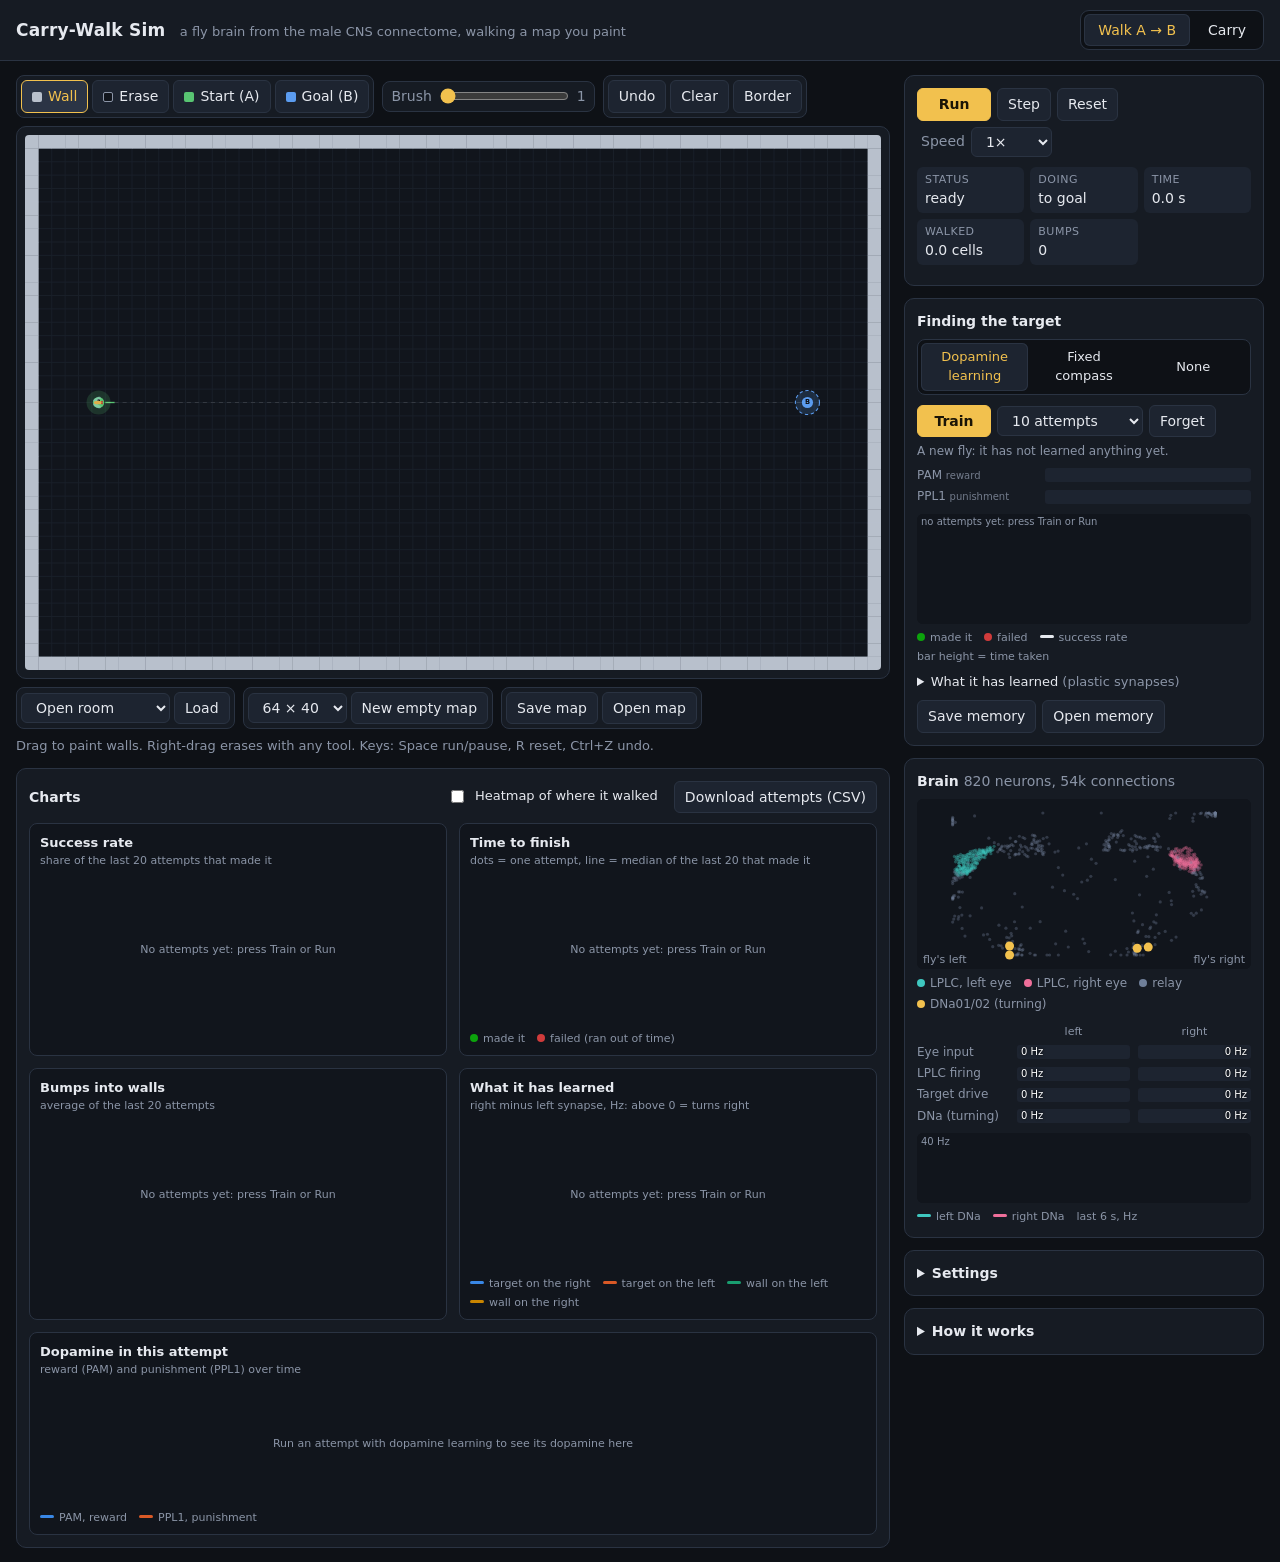
<file: experiments/carry-walk-sim/web/index.html>
<!doctype html>
<html lang="en">
<head>
<meta charset="utf-8">
<meta name="viewport" content="width=device-width, initial-scale=1">
<title>Carry-Walk Sim</title>
<link rel="stylesheet" href="style.css">
</head>
<body>
<header>
  <div class="brand">
    <strong>Carry-Walk Sim</strong>
    <span class="sub">a fly brain from the male CNS connectome, walking a map you paint</span>
  </div>
  <nav id="tabs" role="tablist"></nav>
</header>

<main>
  <section class="stage">
    <div class="toolbar" id="toolbar">
      <div class="group" id="tools"></div>
      <div class="group">
        <label class="inline">Brush
          <input type="range" id="brush" min="1" max="5" value="1">
          <span id="brushVal">1</span>
        </label>
      </div>
      <div class="group">
        <button id="undo" title="Undo (Ctrl+Z)">Undo</button>
        <button id="clear" title="Remove every wall">Clear</button>
        <button id="border" title="Wall around the edge">Border</button>
      </div>
    </div>
    <div class="canvasWrap" id="mapWrap">
      <canvas id="map"></canvas>
      <div class="banner" id="banner" hidden></div>
    </div>
    <div class="toolbar">
      <div class="group">
        <select id="preset" title="Ready-made maps"></select>
        <button id="loadPreset">Load</button>
      </div>
      <div class="group">
        <select id="newSize" title="Size of a new empty map">
          <option value="48x30">48 × 30</option>
          <option value="64x40" selected>64 × 40</option>
          <option value="96x60">96 × 60</option>
        </select>
        <button id="newMap">New empty map</button>
      </div>
      <div class="group">
        <button id="saveMap">Save map</button>
        <label class="button">Open map<input type="file" id="openMap" accept=".json,application/json" hidden></label>
      </div>
    </div>
    <p class="hint" id="hint"></p>

    <section class="panel charts" id="charts">
      <div class="chartsHead">
        <h2>Charts <span class="muted" id="chartsNote"></span></h2>
        <label class="check"><input type="checkbox" id="showHeat"> Heatmap of where it walked</label>
        <button id="csv" title="Every attempt as a spreadsheet file">Download attempts (CSV)</button>
      </div>
      <div class="chartGrid">
        <figure class="chart">
          <figcaption>Success rate <span>share of the last 20 attempts that made it</span></figcaption>
          <div class="plot"><canvas id="cSuccess"></canvas><div class="tip" hidden></div></div>
        </figure>
        <figure class="chart">
          <figcaption>Time to finish <span>dots = one attempt, line = median of the last 20 that made it</span></figcaption>
          <div class="plot"><canvas id="cTime"></canvas><div class="tip" hidden></div></div>
          <div class="legend small"><span><i class="dot ok"></i>made it</span><span><i class="dot bad"></i>failed (ran out of time)</span></div>
        </figure>
        <figure class="chart">
          <figcaption>Bumps into walls <span>average of the last 20 attempts</span></figcaption>
          <div class="plot"><canvas id="cBumps"></canvas><div class="tip" hidden></div></div>
        </figure>
        <figure class="chart">
          <figcaption>What it has learned <span>right minus left synapse, Hz: above 0 = turns right</span></figcaption>
          <div class="plot"><canvas id="cLearned"></canvas><div class="tip" hidden></div></div>
          <div class="legend small">
            <span><i class="line s1"></i>target on the right</span><span><i class="line s2"></i>target on the left</span>
            <span><i class="line s3"></i>wall on the left</span><span><i class="line s4"></i>wall on the right</span>
          </div>
        </figure>
        <figure class="chart wide">
          <figcaption>Dopamine in this attempt <span>reward (PAM) and punishment (PPL1) over time</span></figcaption>
          <div class="plot"><canvas id="cDopa"></canvas><div class="tip" hidden></div></div>
          <div class="legend small"><span><i class="line s1"></i>PAM, reward</span><span><i class="line s2"></i>PPL1, punishment</span></div>
        </figure>
      </div>
    </section>
  </section>

  <aside>
    <section class="panel">
      <div class="runRow">
        <button id="play" class="primary">Run</button>
        <button id="step" title="One 20 ms step">Step</button>
        <button id="reset">Reset</button>
        <label class="inline">Speed
          <select id="speed">
            <option value="0.25">¼×</option>
            <option value="0.5">½×</option>
            <option value="1" selected>1×</option>
            <option value="2">2×</option>
            <option value="5">5×</option>
            <option value="10">10×</option>
            <option value="25">25×</option>
            <option value="50">50×</option>
            <option value="100">100×</option>
          </select>
        </label>
      </div>
      <dl class="stats">
        <div><dt>Status</dt><dd id="stStatus">ready</dd></div>
        <div><dt>Doing</dt><dd id="stPhase">-</dd></div>
        <div><dt>Time</dt><dd id="stTime">0.0 s</dd></div>
        <div><dt>Walked</dt><dd id="stDist">0.0 cells</dd></div>
        <div><dt>Bumps</dt><dd id="stBumps">0</dd></div>
      </dl>
      <ol class="events" id="events"></ol>
    </section>

    <section class="panel" id="learnPanel">
      <h2>Finding the target</h2>
      <div class="seg" id="steering" role="radiogroup">
        <button data-v="learned" title="The fly learns from dopamine which way to turn">Dopamine learning</button>
        <button data-v="compass" title="A fixed compass pulls toward the target">Fixed compass</button>
        <button data-v="none" title="Only the connectome's wall avoidance">None</button>
      </div>
      <div id="learnBox">
        <div class="runRow">
          <button id="train" class="primary">Train</button>
          <select id="trainN" title="How many attempts to train">
            <option value="10" selected>10 attempts</option>
            <option value="50">50 attempts</option>
            <option value="100">100 attempts</option>
            <option value="250">250 attempts</option>
            <option value="500">500 attempts</option>
            <option value="1000">1000 attempts</option>
          </select>
          <button id="forget" title="Wipe what the fly has learned">Forget</button>
        </div>
        <p class="small muted" id="trainInfo"></p>
        <div class="dopa">
          <span class="name">PAM <small>reward</small></span><div class="bar pam"><i></i></div>
          <span class="name">PPL1 <small>punishment</small></span><div class="bar ppl1"><i></i></div>
        </div>
        <canvas id="curve"></canvas>
        <div class="legend small">
          <span><i class="dot ok"></i>made it</span>
          <span><i class="dot bad"></i>failed</span>
          <span><i class="line rate"></i>success rate</span>
          <span class="muted">bar height = time taken</span>
        </div>
        <details class="synapses">
          <summary>What it has learned <span class="muted">(plastic synapses)</span></summary>
          <div id="synapses"></div>
        </details>
        <div class="runRow">
          <button id="saveMem">Save memory</button>
          <label class="button">Open memory<input type="file" id="openMem" accept=".json,application/json" hidden></label>
        </div>
      </div>
    </section>

    <section class="panel">
      <h2>Brain <span class="muted">820 neurons, 54k connections</span></h2>
      <canvas id="brain"></canvas>
      <div class="legend">
        <span><i class="dot eyeL"></i>LPLC, left eye</span>
        <span><i class="dot eyeR"></i>LPLC, right eye</span>
        <span><i class="dot relay"></i>relay</span>
        <span><i class="dot dna"></i>DNa01/02 (turning)</span>
      </div>
      <div class="meters" id="meters"></div>
      <canvas id="trace"></canvas>
      <div class="legend small">
        <span><i class="line dnaL"></i>left DNa</span>
        <span><i class="line dnaR"></i>right DNa</span>
        <span class="muted">last 6 s, Hz</span>
      </div>
    </section>

    <details class="panel" id="settingsPanel">
      <summary>Settings</summary>
      <div id="settings"></div>
      <button id="defaults">Back to defaults</button>
    </details>

    <details class="panel">
      <summary>How it works</summary>
      <div class="about">
        <p>The fly walks forward at a steady pace. Only its <b>brain</b> decides where it turns.</p>
        <p><b>Eyes.</b> Each eye looks from straight ahead to its side (the coloured rays). The more of an eye's
          view a wall fills, and the closer it is, the harder that eye's looming neurons
          (<b>LPLC1, LPLC2, LPLC4</b>) are driven, up to 150 spikes/s each.</p>
        <p><b>Brain.</b> 416 LPLC neurons, 400 relay neurons and the 4 turning neurons <b>DNa01/DNa02</b>, joined by
          their real connections from the male CNS connectome (Janelia FlyEM). Every neuron is a leaky
          integrate-and-fire unit simulated every millisecond. Nothing about "turn away from walls" is written
          in the code: that comes from the wiring.</p>
        <p><b>Turning.</b> Turning speed = gain × (right DNa rate − left DNa rate).</p>
        <p><b>Dopamine learning.</b> The fly senses which direction its current target is (8 direction cells)
          and how close walls are (6 wall cells). Those cells reach the turning neurons through synapses that start
          out random, so a new fly has no idea where to go. <b>PAM</b> dopamine neurons fire when things go better
          than expected (getting closer to the target, a wall moving away, grabbing the load, arriving).
          <b>PPL1</b> dopamine neurons fire when they go worse (bumping, a wall looming up, walking away). Synapses
          that were just used get stronger after PAM and weaker after PPL1. What it learns stays between attempts.</p>
        <p><b>Fixed compass (for comparison).</b> Instead of learning, a compass sends extra spikes to the turning
          neuron on the side of the target.</p>
        <p><b>Built-in wall avoidance.</b> Switch it off in Settings to disconnect the eyes from the connectome's
          looming neurons: the fly then has to learn from punishment alone that walls are bad.</p>
        <p><b>Controls.</b> Set <i>Eye wiring</i> to <i>swapped</i> to plug each eye into the wrong side of the
          brain: the fly then steers into walls.</p>
      </div>
    </details>
  </aside>
</main>

<script src="brain_data.js"></script>
<script src="brain.js"></script>
<script src="sim.js"></script>
<script src="presets.js"></script>
<script src="learning.js"></script>
<script src="charts.js"></script>
<script src="app.js"></script>
</body>
</html>
</file>
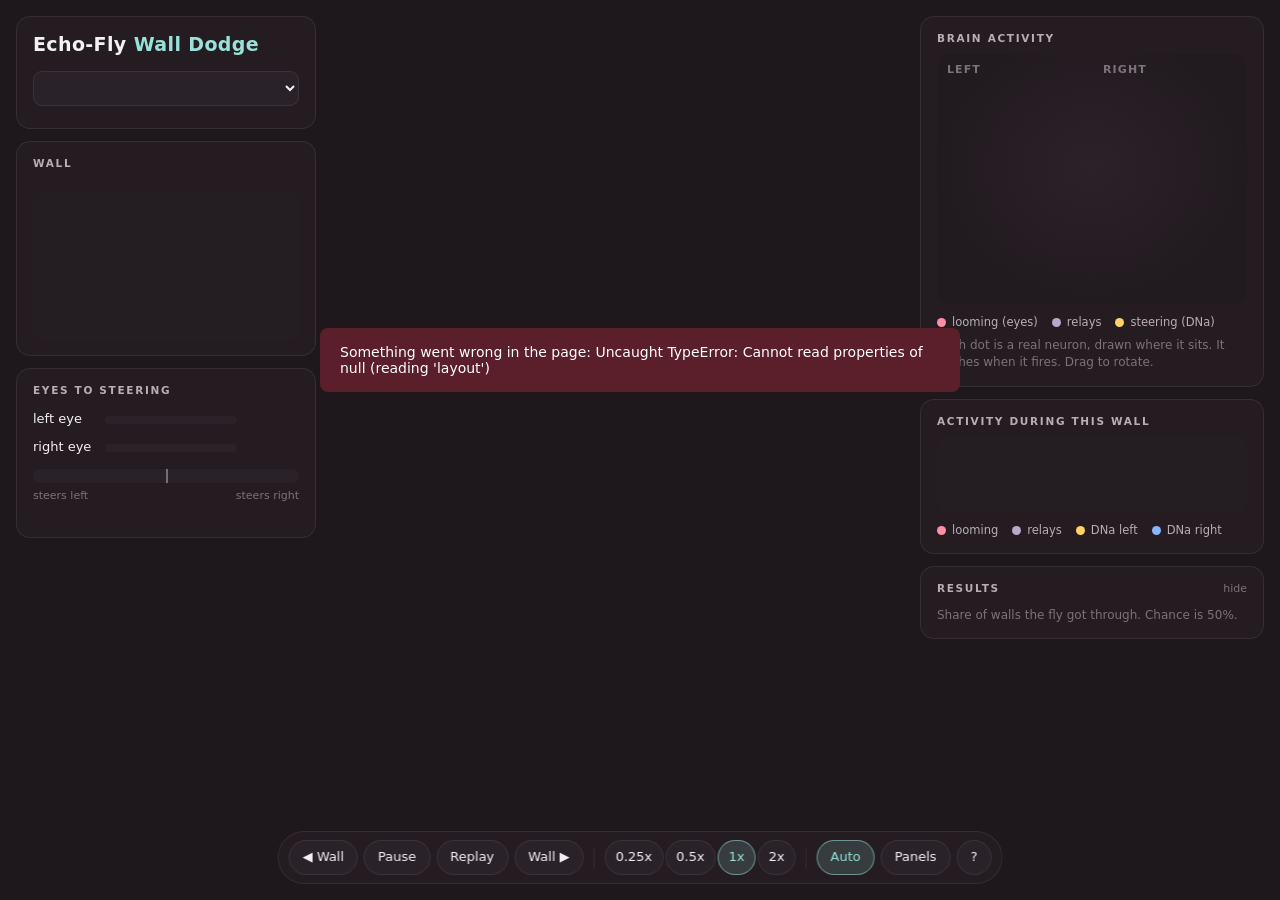
<file: experiments/wall-dodge/scripts/wall_dodge_template.html>
<!doctype html>
<html lang="en">
<head>
<meta charset="utf-8">
<meta name="viewport" content="width=device-width, initial-scale=1">
<title>Echo-Fly: Wall Dodge</title>
<style>
  :root {
    --bg:#1E181C; --card:rgba(38,30,36,.80); --edge:rgba(255,255,255,.08); --text:#F4F1F3; --muted:#B9AEB5; --faint:#7d727a;
    --teal:#99E1D9; --loom:#FF8FA3; --relay:#B8A9C9; --left:#FFD166; --right:#8AB4FF; --ok:#7be0a0; --bad:#FF8FA3;
  }
  * { box-sizing:border-box; }
  html, body { margin:0; height:100%; background:var(--bg); color:var(--text); font:13px/1.45 system-ui, "Segoe UI", Roboto, sans-serif; overflow:hidden; }
  #stage { position:fixed; inset:0; }
  canvas { display:block; }
  .small { font-size:12px; } .muted { color:var(--muted); } .faint { color:var(--faint); }
  .col { position:fixed; top:16px; display:flex; flex-direction:column; gap:12px; max-height:calc(100vh - 100px); overflow:auto; scrollbar-width:none; }
  .col::-webkit-scrollbar { display:none; }
  #left { left:16px; width:300px; } #right { right:16px; width:344px; }
  .card { background:var(--card); border:1px solid var(--edge); border-radius:14px; padding:14px 16px; backdrop-filter:blur(8px); -webkit-backdrop-filter:blur(8px); }
  h1 { margin:0; font-size:19px; letter-spacing:.02em; font-weight:700; }
  h1 span { color:var(--teal); }
  h2 { margin:0; font-size:10.5px; letter-spacing:.16em; text-transform:uppercase; color:var(--muted); font-weight:600; }
  .between { display:flex; justify-content:space-between; align-items:baseline; gap:8px; }
  select { width:100%; margin-top:12px; background:#2a2229; color:var(--text); border:1px solid var(--edge); border-radius:9px; padding:8px 10px; font:inherit; cursor:pointer; }
  select:hover, button:hover { border-color:rgba(153,225,217,.55); }
  #modeDesc { margin:8px 0 0; }
  #dots { display:flex; gap:6px; margin:10px 0 12px; flex-wrap:wrap; }
  #dots span { width:15px; height:15px; border-radius:50%; background:#3a3037; cursor:pointer; box-shadow:inset 0 0 0 2px transparent; }
  #dots span.ok { background:var(--ok); } #dots span.bad { background:var(--bad); }
  #dots span.cur { box-shadow:inset 0 0 0 2px #fff, 0 0 0 2px rgba(255,255,255,.25); }
  #mini { width:100%; height:auto; border-radius:9px; background:#241D22; }
  .rows { display:grid; gap:9px; margin-top:12px; }
  .r { display:grid; grid-template-columns:62px 1fr 52px; gap:10px; align-items:center; font-variant-numeric:tabular-nums; }
  .track { height:8px; background:#2a2229; border-radius:99px; overflow:hidden; position:relative; }
  .track i { position:absolute; top:0; bottom:0; left:0; width:0; border-radius:99px; background:var(--loom); }
  .val { text-align:right; }
  .meter { height:14px; background:#2a2229; border-radius:99px; position:relative; margin-top:12px; overflow:hidden; }
  .meter::after { content:""; position:absolute; left:50%; top:-2px; bottom:-2px; width:2px; background:rgba(255,255,255,.35); }
  #steerFill { position:absolute; top:0; bottom:0; border-radius:99px; }
  .meterLabels { display:flex; justify-content:space-between; margin-top:5px; color:var(--faint); font-size:11px; }
  #steerTxt { text-align:center; margin-top:2px; font-weight:600; }
  #brainWrap { position:relative; margin-top:8px; height:250px; border-radius:10px; background:radial-gradient(ellipse at 50% 45%, #2b2229 0%, #211a1f 70%); overflow:hidden; }
  #brainCanvas { width:100%; height:100%; cursor:grab; }
  .corner { position:absolute; top:8px; font-size:11px; font-weight:700; color:var(--faint); letter-spacing:.1em; pointer-events:none; }
  .corner.l { left:10px; } .corner.r { right:10px; }
  #noBrain { position:absolute; inset:0; display:none; place-items:center; text-align:center; padding:24px; color:var(--muted); background:rgba(30,24,28,.72); pointer-events:none; }
  .legend { display:flex; flex-wrap:wrap; gap:6px 14px; margin-top:10px; color:var(--muted); font-size:11.5px; }
  .legend i { display:inline-block; width:9px; height:9px; border-radius:50%; margin-right:6px; vertical-align:-1px; }
  #trace { width:100%; height:auto; margin-top:8px; border-radius:8px; background:#241D22; }
  details summary { cursor:pointer; list-style:none; display:flex; justify-content:space-between; align-items:baseline; }
  details summary::-webkit-details-marker { display:none; }
  details summary::after { content:"show"; color:var(--faint); font-size:11px; }
  details[open] summary::after { content:"hide"; }
  .score { display:grid; grid-template-columns:1fr 90px 40px; gap:8px; align-items:center; margin-top:8px; font-size:12px; }
  .score .track i { background:#5b4e57; } .score.sel { color:var(--teal); } .score.sel .track i { background:var(--teal); }
  #bar { position:fixed; left:50%; bottom:16px; transform:translateX(-50%); display:flex; gap:6px; align-items:center; padding:8px 10px; border-radius:999px; background:var(--card); border:1px solid var(--edge); backdrop-filter:blur(8px); -webkit-backdrop-filter:blur(8px); max-width:calc(100vw - 24px); }
  button { font:inherit; color:var(--text); background:#2a2229; border:1px solid var(--edge); border-radius:999px; padding:7px 13px; cursor:pointer; white-space:nowrap; }
  button.on { background:rgba(153,225,217,.16); border-color:rgba(153,225,217,.55); color:var(--teal); }
  .sep { width:1px; height:22px; background:var(--edge); margin:0 4px; }
  .seg { display:flex; gap:2px; } .seg button { padding:7px 10px; }
  #banner { position:fixed; top:36%; left:50%; transform:translate(-50%,-50%); font-size:58px; font-weight:800; letter-spacing:.1em; text-shadow:0 0 28px #000; opacity:0; transition:opacity .2s; pointer-events:none; }
  #flash { position:fixed; inset:0; background:#ff2d55; opacity:0; pointer-events:none; }
  #help { position:fixed; inset:0; background:rgba(20,15,19,.72); display:grid; place-items:center; z-index:20; backdrop-filter:blur(3px); }
  #help[hidden] { display:none; }
  #help .card { max-width:560px; max-height:86vh; overflow:auto; padding:22px 26px; background:rgba(40,32,38,.96); }
  #help h1 { margin-bottom:10px; } #help p { margin:8px 0; } #help .warn { border-left:3px solid var(--left); padding-left:12px; color:var(--muted); }
  body.nopanels .col { display:none; }
  body.capturing #right { display:flex !important; }
  body.capturing #brainWrap { height:300px; }
  @media (max-width: 1080px) { #right { display:none; } }
  @media (max-width: 720px) { #left { display:none; } #bar { flex-wrap:wrap; justify-content:center; border-radius:18px; } }
</style>
</head>
<body>
<div id="stage"></div>
<div id="flash"></div>
<div id="banner"></div>

<aside id="left" class="col">
  <section class="card">
    <h1>Echo-Fly <span>Wall Dodge</span></h1>
    <select id="mode" aria-label="Condition"></select>
    <p id="modeDesc" class="small muted"></p>
  </section>
  <section class="card">
    <div class="between"><h2>Wall</h2><span id="trialInfo" class="small muted"></span></div>
    <div id="dots"></div>
    <canvas id="mini" width="520" height="290"></canvas>
  </section>
  <section class="card">
    <h2>Eyes to steering</h2>
    <div class="rows">
      <div class="r"><span>left eye</span><div class="track"><i id="inL"></i></div><span class="val" id="inLv"></span></div>
      <div class="r"><span>right eye</span><div class="track"><i id="inR"></i></div><span class="val" id="inRv"></span></div>
    </div>
    <div class="meter"><i id="steerFill"></i></div>
    <div class="meterLabels"><span>steers left</span><span>steers right</span></div>
    <div id="steerTxt" class="small muted">&nbsp;</div>
  </section>
</aside>

<aside id="right" class="col">
  <section class="card">
    <div class="between"><h2>Brain activity</h2><span id="spikeCount" class="small muted"></span></div>
    <div id="brainWrap">
      <canvas id="brainCanvas"></canvas>
      <span class="corner l">LEFT</span><span class="corner r">RIGHT</span>
      <div id="noBrain" class="small">No brain in this condition.<br>The fly just picks a side at random.</div>
    </div>
    <div class="legend">
      <span><i style="background:var(--loom)"></i>looming (eyes)</span>
      <span><i style="background:var(--relay)"></i>relays</span>
      <span><i style="background:var(--left)"></i>steering (DNa)</span>
    </div>
    <div class="small faint" style="margin-top:6px">Each dot is a real neuron, drawn where it sits. It flashes when it fires. Drag to rotate.</div>
  </section>
  <section class="card">
    <h2>Activity during this wall</h2>
    <canvas id="trace" width="620" height="150"></canvas>
    <div class="legend">
      <span><i style="background:var(--loom)"></i>looming</span>
      <span><i style="background:var(--relay)"></i>relays</span>
      <span><i style="background:var(--left)"></i>DNa left</span>
      <span><i style="background:var(--right)"></i>DNa right</span>
    </div>
  </section>
  <section class="card">
    <details id="scoresBox" open>
      <summary><h2 id="scoresTitle">Results</h2></summary>
      <div id="scores"></div>
      <div class="small faint" style="margin-top:10px">Share of walls the fly got through. Chance is 50%.</div>
    </details>
  </section>
</aside>

<nav id="bar" aria-label="Controls">
  <button id="prev" title="Previous wall (left arrow)">&#9664; Wall</button>
  <button id="play" title="Play / pause (space)">Pause</button>
  <button id="restart" title="Replay this wall">Replay</button>
  <button id="next" title="Next wall (right arrow)">Wall &#9654;</button>
  <span class="sep"></span>
  <span class="seg" id="speed"><button data-s="0.25">0.25x</button><button data-s="0.5">0.5x</button><button data-s="1" class="on">1x</button><button data-s="2">2x</button></span>
  <span class="sep"></span>
  <button id="auto" class="on" title="Go to the next wall automatically">Auto</button>
  <button id="panelsBtn" title="Hide or show the panels (H)">Panels</button>
  <button id="helpBtn" title="What am I looking at? (?)">?</button>
</nav>

<div id="help" hidden>
  <div class="card">
    <h1>What you are looking at</h1>
    <p>A fly hovers in place. Walls fly at it, and each wall has its <b>left or right side open</b>. The fly can only steer sideways, and it is steered by a simulated piece of a <b>real fly brain</b>.</p>
    <p><b>Eyes:</b> the more wall a fly sees on one side, and the closer it gets, the harder that eye's looming neurons are driven.</p>
    <p><b>Brain activity:</b> 820 neurons cut out of the male fly connectome, drawn where they really sit. A dot flashes when the neuron fires; lines show its strongest connections lighting up.</p>
    <p><b>Steering:</b> if the right steering neurons (DNa) fire more than the left ones, the fly moves right, and the other way round.</p>
    <p><b>Conditions:</b> the controls swap or scramble the eyes, or use no brain at all, to test whether the real wiring is what makes the dodge work.</p>
    <p class="warn">Assumption: we treat a DNa neuron as turning the fly toward its own side. We have not tested this, and the result depends on it. The eyes see a simple looming signal, not sonar. These are recorded simulation runs, not a live fly.</p>
    <p class="small faint">Keys: space = pause, left/right arrows = wall, H = hide panels, ? = this help, Esc = close.</p>
    <p><button id="helpClose">Close</button></p>
  </div>
</div>

<script>/*__THREE__*/</script>
<script>
function showProblem(msg) {
  const d = document.createElement('div');
  d.style.cssText = 'position:fixed;left:50%;top:40%;transform:translate(-50%,-50%);max-width:80%;background:#5a1f2b;color:#fff;padding:16px 20px;border-radius:8px;font:14px system-ui,sans-serif;z-index:99';
  d.textContent = msg; document.body.appendChild(d);
}
addEventListener('error', e => showProblem('Something went wrong in the page: ' + e.message));
if (!window.THREE || !window.OrbitControls) showProblem('The 3D library did not load. Try another browser (Chrome, Edge or Firefox).');
else if (!document.createElement('canvas').getContext('webgl2') && !document.createElement('canvas').getContext('webgl')) showProblem('This browser has WebGL turned off, so the 3D scene cannot be drawn. Enable hardware acceleration or try another browser.');
</script>
<script type="module">
const THREE = window.THREE, OrbitControls = window.OrbitControls;
const DATA = /*__DATA__*/null;
const LAY = DATA.layout;
const $ = id => document.getElementById(id);

const MODES = {
  brain: { label: 'Real connectome wiring', short: 'Real wiring', desc: 'Each eye feeds the real fly wiring. If the right steering neurons fire more than the left, the fly moves right.' },
  swapped: { label: 'Control: eyes wired to the opposite side', short: 'Eyes swapped', desc: 'Same brain, but the left eye is plugged into the right side of the brain and the right eye into the left.' },
  scrambled_eyes: { label: 'Control: eyes scrambled', short: 'Eyes scrambled', desc: 'Same brain, but every looming neuron is randomly given the left or right eye.' },
  random: { label: 'Baseline: no brain, random side', short: 'No brain', desc: 'No brain at all: the fly just picks a side at random. This is the chance level.' },
};
const CTRL = DATA.control_ms / 1000, P = DATA.params, GAPC_HALF = P.GAP_W / 2;
const state = { mode: 'brain', trial: 0, t: 0, playing: true, speed: 1, fired: false, hold: 0, auto: true };
const C = { loom: '#FF8FA3', relay: '#B8A9C9', left: '#FFD166', right: '#8AB4FF' };

// ================= main 3D scene: the fly and the wall =================
const renderer = new THREE.WebGLRenderer({ antialias: true });
renderer.setPixelRatio(Math.min(devicePixelRatio, 2));
$('stage').appendChild(renderer.domElement);
const scene = new THREE.Scene();
scene.background = new THREE.Color(0x1E181C);
scene.fog = new THREE.Fog(0x1E181C, 45, 120);
const camera = new THREE.PerspectiveCamera(58, 1, 0.1, 200);
camera.position.set(0, 3.4, 10);
const controls = new OrbitControls(camera, renderer.domElement);
controls.target.set(0, 0.6, -6);
controls.enableDamping = true;
controls.update();

scene.add(new THREE.AmbientLight(0xffffff, 0.55));
const sun = new THREE.DirectionalLight(0xffffff, 1.0); sun.position.set(6, 12, 8); scene.add(sun);
const fill = new THREE.PointLight(0x99E1D9, 5, 30); fill.position.set(0, 3, -4); scene.add(fill);
const grid = new THREE.GridHelper(120, 120, 0x4A3D46, 0x32292F); grid.position.y = -2.5; scene.add(grid);

function makeFly() {
  const g = new THREE.Group();
  const mat = (c, extra = {}) => new THREE.MeshStandardMaterial({ color: c, roughness: 0.55, metalness: 0.05, ...extra });
  const ell = (rx, ry, rz, m, x = 0, y = 0, z = 0) => {
    const mesh = new THREE.Mesh(new THREE.SphereGeometry(1, 28, 20), m);
    mesh.scale.set(rx, ry, rz); mesh.position.set(x, y, z); g.add(mesh); return mesh;
  };
  ell(0.30, 0.27, 0.36, mat(0x7a4b22));
  ell(0.26, 0.24, 0.50, mat(0xc98a3d), 0, -0.03, 0.62);
  for (const s of [-0.3, 0.05, 0.4, 0.7]) {
    const ring = new THREE.Mesh(new THREE.TorusGeometry(0.255 * Math.sqrt(1 - s * s), 0.02, 8, 28), mat(0x3a2413));
    ring.position.set(0, -0.03, 0.62 + s * 0.5); ring.scale.set(1, 0.94, 1); g.add(ring);
  }
  ell(0.19, 0.18, 0.19, mat(0x8a5a2b), 0, 0, -0.40);
  for (const s of [-1, 1]) {
    ell(0.13, 0.15, 0.13, mat(0xd11f2e, { emissive: 0x5a0a10, roughness: 0.3 }), s * 0.13, 0.04, -0.44);
    const ant = new THREE.Mesh(new THREE.ConeGeometry(0.03, 0.14, 8), mat(0x3a2413));
    ant.rotation.x = -Math.PI / 2; ant.position.set(s * 0.05, 0.10, -0.60); g.add(ant);
    for (const z of [-0.15, 0.0, 0.15]) {
      const leg = new THREE.Mesh(new THREE.CylinderGeometry(0.012, 0.012, 0.34, 6), mat(0x3a2413));
      leg.position.set(s * 0.17, -0.26, z); leg.rotation.z = s * 0.45; g.add(leg);
    }
  }
  const proboscis = new THREE.Mesh(new THREE.CylinderGeometry(0.02, 0.03, 0.14, 8), mat(0x3a2413));
  proboscis.position.set(0, -0.15, -0.52); proboscis.rotation.x = 0.4; g.add(proboscis);
  const wings = [];
  for (const s of [-1, 1]) {
    const pivot = new THREE.Group(); pivot.position.set(s * 0.12, 0.2, -0.02);
    const wing = new THREE.Mesh(new THREE.SphereGeometry(1, 24, 12),
      new THREE.MeshStandardMaterial({ color: 0xbfe9ff, transparent: true, opacity: 0.42, roughness: 0.2, side: THREE.DoubleSide }));
    wing.scale.set(0.46, 0.012, 0.17); wing.position.set(s * 0.44, 0, 0.14);
    pivot.add(wing); g.add(pivot); wings.push({ pivot, s });
  }
  return { group: g, wings };
}
const fly = makeFly();
scene.add(fly.group);

let wallGroup = null;
function buildWall(gapC) {
  if (wallGroup) scene.remove(wallGroup);
  wallGroup = new THREE.Group();
  const H = 7, y0 = -2.5, depth = 0.7;
  const solid = new THREE.MeshStandardMaterial({ color: 0x3c8f86, emissive: 0x2aa398, emissiveIntensity: 0.55, roughness: 0.6 });
  const edge = new THREE.LineBasicMaterial({ color: 0x99E1D9 });
  for (const [a, b] of [[-40, gapC - GAPC_HALF], [gapC + GAPC_HALF, 40]]) {
    if (b - a <= 0.01) continue;
    const box = new THREE.Mesh(new THREE.BoxGeometry(b - a, H, depth), solid);
    box.position.set((a + b) / 2, y0 + H / 2, 0); wallGroup.add(box);
    const lines = new THREE.LineSegments(new THREE.EdgesGeometry(box.geometry), edge);
    lines.position.copy(box.position); wallGroup.add(lines);
  }
  for (const x of [gapC - GAPC_HALF, gapC + GAPC_HALF]) {
    const post = new THREE.Mesh(new THREE.BoxGeometry(0.14, H, depth + 0.1), new THREE.MeshBasicMaterial({ color: 0x99E1D9 }));
    post.position.set(x, y0 + H / 2, 0); wallGroup.add(post);
  }
  scene.add(wallGroup);
}

const particles = [];
function burst(color) {
  for (let i = 0; i < 46; i++) {
    const m = new THREE.Mesh(new THREE.SphereGeometry(0.06 + Math.random() * 0.06, 6, 6), new THREE.MeshBasicMaterial({ color, transparent: true }));
    m.position.copy(fly.group.position);
    const v = new THREE.Vector3((Math.random() - .5) * 8, Math.random() * 5, (Math.random() - .5) * 8);
    scene.add(m); particles.push({ m, v, life: 1 });
  }
}
let ring = null;
function okRing() {
  ring = new THREE.Mesh(new THREE.RingGeometry(0.5, 0.58, 40), new THREE.MeshBasicMaterial({ color: 0x7be0a0, transparent: true, side: THREE.DoubleSide }));
  ring.position.copy(fly.group.position); scene.add(ring); ring.userData.life = 1;
}

// ================= brain panel: the 820 neurons at their real places =================
const bCanvas = $('brainCanvas');
const bRenderer = new THREE.WebGLRenderer({ canvas: bCanvas, antialias: true, alpha: true });
bRenderer.setPixelRatio(Math.min(devicePixelRatio, 2));
bRenderer.setClearColor(0x000000, 0);
const bScene = new THREE.Scene();
const bCam = new THREE.PerspectiveCamera(34, 1, 10, 4000);
bCam.position.set(0, 10, 800);
const bControls = new OrbitControls(bCam, bCanvas);
bControls.enablePan = false; bControls.enableDamping = true; bControls.minDistance = 250; bControls.maxDistance = 1500;
const brainGroup = new THREE.Group(); bScene.add(brainGroup);

const N = LAY.n;
const roleColor = [new THREE.Color(C.loom), new THREE.Color(C.relay), new THREE.Color(C.left)];
const roleSize = [6.2, 5.0, 15];
const med = a => { const s = [...a].sort((p, q) => p - q); return s[s.length >> 1]; };
const pct = (a, q) => { const s = [...a].sort((p, q2) => p - q2); return s[Math.floor(q * (s.length - 1))]; };
const off = [0, 1, 2].map(k => med(LAY.pos.map(p => p[k])));
const P3 = LAY.pos.map(p => [p[0] - off[0], p[1] - off[1], p[2] - off[2]]);
const halfW = pct(P3.map(p => Math.abs(p[0])), 0.95), halfH = pct(P3.map(p => Math.abs(p[1])), 0.95);
const pPos = new Float32Array(N * 3), pCol = new Float32Array(N * 3), pSize = new Float32Array(N), pAct = new Float32Array(N);
for (let i = 0; i < N; i++) {
  pPos.set(P3[i], i * 3);
  const c = roleColor[LAY.role[i]]; pCol.set([c.r, c.g, c.b], i * 3);
  pSize[i] = roleSize[LAY.role[i]];
}
const pGeo = new THREE.BufferGeometry();
pGeo.setAttribute('position', new THREE.BufferAttribute(pPos, 3));
pGeo.setAttribute('aColor', new THREE.BufferAttribute(pCol, 3));
pGeo.setAttribute('aSize', new THREE.BufferAttribute(pSize, 1));
const actAttr = new THREE.BufferAttribute(pAct, 1); actAttr.setUsage(THREE.DynamicDrawUsage);
pGeo.setAttribute('aAct', actAttr);
const pMat = new THREE.ShaderMaterial({
  transparent: true, depthWrite: false,
  uniforms: { uScale: { value: 950 * bRenderer.getPixelRatio() } },
  vertexShader: `attribute vec3 aColor; attribute float aAct; attribute float aSize; varying vec3 vColor; varying float vAct; uniform float uScale;
    void main(){ vColor = aColor; vAct = aAct; vec4 mv = modelViewMatrix * vec4(position, 1.0);
      gl_PointSize = aSize * (1.0 + 3.2 * aAct) * uScale / -mv.z; gl_Position = projectionMatrix * mv; }`,
  fragmentShader: `varying vec3 vColor; varying float vAct;
    void main(){ float d = length(gl_PointCoord - 0.5); if (d > 0.5) discard;
      float soft = smoothstep(0.5, 0.12, d);
      vec3 col = mix(vColor * 0.75, vec3(1.0), vAct * 0.8);
      float a = (0.38 + 0.62 * vAct) * soft; gl_FragColor = vec4(col, clamp(a * 1.5, 0.0, 1.0)); }`,
});
brainGroup.add(new THREE.Points(pGeo, pMat));

const E = LAY.edges, ePos = new Float32Array(E.length * 6), eCol = new Float32Array(E.length * 6);
E.forEach(([a, b], k) => { ePos.set(P3[a], k * 6); ePos.set(P3[b], k * 6 + 3); });
const eGeo = new THREE.BufferGeometry();
eGeo.setAttribute('position', new THREE.BufferAttribute(ePos, 3));
const eAttr = new THREE.BufferAttribute(eCol, 3); eAttr.setUsage(THREE.DynamicDrawUsage);
eGeo.setAttribute('color', eAttr);
brainGroup.add(new THREE.LineSegments(eGeo, new THREE.LineBasicMaterial({ vertexColors: true, transparent: true, opacity: 0.5, depthWrite: false })));
const EXC = [0.10, 0.17, 0.17], INH = [0.21, 0.10, 0.15], EXC_HI = [0.5, 0.95, 0.9], INH_HI = [1.0, 0.5, 0.65];

const act = new Float32Array(N), TAU_FRAMES = 4, WINDOW = 14;
function computeActivity(spikes, f) {
  act.fill(0);
  if (!spikes) return 0;
  const i0 = Math.floor(f);
  for (let k = Math.max(0, i0 - WINDOW); k <= Math.min(spikes.length - 1, i0); k++) {
    const w = Math.exp(-(f - k) / TAU_FRAMES), list = spikes[k];
    for (let j = 0; j < list.length; j++) if (w > act[list[j]]) act[list[j]] = w;
  }
  let firing = 0; for (let i = 0; i < N; i++) if (act[i] > 0.45) firing++;
  return firing;
}
function paintBrain() {
  pAct.set(act); actAttr.needsUpdate = true;
  E.forEach(([a, , , sg], k) => {
    const t = act[a], lo = sg < 0 ? INH : EXC, hi = sg < 0 ? INH_HI : EXC_HI;
    for (let v = 0; v < 2; v++) for (let c = 0; c < 3; c++) eCol[k * 6 + v * 3 + c] = lo[c] + (hi[c] - lo[c]) * t;
  });
  eAttr.needsUpdate = true;
}
let brainFitted = false;
function sizeBrain() {
  const w = $('brainWrap').clientWidth, h = $('brainWrap').clientHeight;
  if (!w || !h) return;
  bRenderer.setSize(w, h, false); bCam.aspect = w / h; bCam.updateProjectionMatrix();
  if (!brainFitted) {
    const tn = Math.tan(bCam.fov * Math.PI / 360);
    bCam.position.set(0, 0, 1.08 * Math.max(halfH / tn, halfW / (tn * bCam.aspect)) + 40);
    brainFitted = true;
  }
}
new ResizeObserver(sizeBrain).observe($('brainWrap'));

// ================= interface =================
const modeSel = $('mode');
for (const k of Object.keys(MODES)) { const o = document.createElement('option'); o.value = k; o.textContent = MODES[k].label; modeSel.appendChild(o); }

function buildScores() {
  const box = $('scores'); box.innerHTML = '';
  $('scoresTitle').textContent = `Results over ${DATA.summary.n_trials} walls`;
  for (const k of Object.keys(MODES)) {
    const m = DATA.summary.modes[k]; if (!m) continue;
    const row = document.createElement('div'); row.className = 'score' + (k === state.mode ? ' sel' : '');
    row.innerHTML = `<span>${MODES[k].short}</span><div class="track"><i style="width:${m.accuracy * 100}%"></i></div><span class="val">${Math.round(m.accuracy * 100)}%</span>`;
    box.appendChild(row);
  }
}
function buildDots() {
  const box = $('dots'); box.innerHTML = '';
  DATA.modes[state.mode].forEach((tr, i) => {
    const s = document.createElement('span'); s.className = tr.dodged ? 'ok' : 'bad'; s.title = `wall ${i + 1}: ${tr.dodged ? 'dodged' : 'hit'}`;
    s.onclick = () => setTrial(i); box.appendChild(s);
  });
}
const markDots = () => [...$('dots').children].forEach((s, i) => s.classList.toggle('cur', i === state.trial));

function setMode(m) { state.mode = m; state.trial = 0; modeSel.value = m; $('modeDesc').textContent = MODES[m].desc; buildDots(); buildScores(); setTrial(0); }
function setTrial(i) {
  const list = DATA.modes[state.mode]; state.trial = (i + list.length) % list.length; state.t = 0; state.fired = false; state.hold = 0;
  const tr = list[state.trial]; buildWall(tr.gap); markDots();
  $('trialInfo').textContent = `wall ${state.trial + 1} of ${list.length} · open side: ${tr.gap > 0 ? 'RIGHT' : 'LEFT'}`;
  $('noBrain').style.display = tr.spikes ? 'none' : 'grid';
  $('banner').style.opacity = 0;
  particles.splice(0).forEach(p => scene.remove(p.m));
}
modeSel.onchange = () => setMode(modeSel.value);
$('play').onclick = () => { state.playing = !state.playing; $('play').textContent = state.playing ? 'Pause' : 'Play'; };
$('prev').onclick = () => setTrial(state.trial - 1);
$('next').onclick = () => setTrial(state.trial + 1);
$('restart').onclick = () => setTrial(state.trial);
$('auto').onclick = () => { state.auto = !state.auto; $('auto').classList.toggle('on', state.auto); };
function togglePanels(force) { const hide = force ?? !document.body.classList.contains('nopanels'); document.body.classList.toggle('nopanels', hide); $('panelsBtn').classList.toggle('on', !hide); }
$('panelsBtn').onclick = () => togglePanels(); $('panelsBtn').classList.add('on');
function setSpeed(s) { state.speed = s; [...$('speed').children].forEach(b => b.classList.toggle('on', +b.dataset.s === s)); }
[...$('speed').children].forEach(b => b.onclick = () => setSpeed(+b.dataset.s));
const toggleHelp = force => { $('help').hidden = force ?? !$('help').hidden; };
$('helpBtn').onclick = () => toggleHelp(); $('helpClose').onclick = () => toggleHelp(true);
$('help').onclick = e => { if (e.target === $('help')) toggleHelp(true); };
addEventListener('keydown', e => {
  if (e.code === 'Space') { e.preventDefault(); $('play').click(); }
  else if (e.code === 'KeyH') togglePanels();
  else if (e.code === 'ArrowRight') $('next').click();
  else if (e.code === 'ArrowLeft') $('prev').click();
  else if (e.key === '?') toggleHelp();
  else if (e.code === 'Escape') toggleHelp(true);
});

function setBar(id, v, max, unit = '') { $(id).style.width = Math.max(0, Math.min(100, v / max * 100)) + '%'; if ($(id + 'v')) $(id + 'v').textContent = Math.round(v) + unit; }
function setSteer(dL, dR) {
  const v = Math.max(-1, Math.min(1, (dR - dL) / 60)), el = $('steerFill');
  if (v >= 0) { el.style.left = '50%'; el.style.right = ''; el.style.background = C.right; } else { el.style.right = '50%'; el.style.left = ''; el.style.background = C.left; }
  el.style.width = Math.abs(v) * 50 + '%';
  $('steerTxt').textContent = Math.abs(v) < 0.06 ? 'not steering' : v > 0 ? 'steering RIGHT' : 'steering LEFT';
  $('steerTxt').style.color = Math.abs(v) < 0.06 ? '' : v > 0 ? C.right : C.left;
}

const mini = $('mini'), mctx = mini.getContext('2d');
function drawMini(d, x, gapC, dodged, finished) {
  const W = mini.width, H = mini.height, X = v => W / 2 + v / 16 * (W / 2), Y = v => H - 30 - v / 62 * (H - 46);
  mctx.clearRect(0, 0, W, H);
  mctx.fillStyle = '#241D22'; mctx.fillRect(0, 0, W, H);
  mctx.strokeStyle = '#3a3037'; mctx.beginPath(); mctx.moveTo(W / 2, 0); mctx.lineTo(W / 2, H); mctx.stroke();
  const y = Y(Math.max(d, -1.5));
  mctx.fillStyle = '#2c8f86'; mctx.fillRect(X(-16), y - 7, X(gapC - GAPC_HALF) - X(-16), 14); mctx.fillRect(X(gapC + GAPC_HALF), y - 7, X(16) - X(gapC + GAPC_HALF), 14);
  mctx.fillStyle = 'rgba(123,224,160,.22)'; mctx.fillRect(X(gapC - GAPC_HALF), y - 7, X(gapC + GAPC_HALF) - X(gapC - GAPC_HALF), 14);
  mctx.fillStyle = finished && !dodged ? '#FF8FA3' : '#FFD166';
  mctx.beginPath(); mctx.moveTo(X(x), Y(0) - 12); mctx.lineTo(X(x) - 9, Y(0) + 9); mctx.lineTo(X(x) + 9, Y(0) + 9); mctx.closePath(); mctx.fill();
  mctx.fillStyle = '#7d727a'; mctx.font = '12px system-ui'; mctx.fillText('wall', 8, 16); mctx.fillText('fly', 8, H - 8);
}

const trace = $('trace'), tctx = trace.getContext('2d');
function drawTrace(tr, tt) {
  const W = trace.width, H = trace.height, m = { l: 10, r: 10, t: 10, b: 18 }, fr = tr.frames, n = fr.length;
  tctx.clearRect(0, 0, W, H); tctx.fillStyle = '#241D22'; tctx.fillRect(0, 0, W, H);
  let mx = 30; for (const f of fr) mx = Math.max(mx, (f[4] + f[5]) / 2, f[6], f[7], f[8]);
  const X = i => m.l + i / (n - 1) * (W - m.l - m.r), Y = v => H - m.b - v / mx * (H - m.t - m.b);
  tctx.strokeStyle = '#3a3037'; tctx.lineWidth = 1; tctx.beginPath(); tctx.moveTo(m.l, H - m.b); tctx.lineTo(W - m.r, H - m.b); tctx.stroke();
  const line = (get, color) => { tctx.strokeStyle = color; tctx.lineWidth = 2; tctx.beginPath(); fr.forEach((f, i) => { const x = X(i), y = Y(get(f)); i ? tctx.lineTo(x, y) : tctx.moveTo(x, y); }); tctx.stroke(); };
  line(f => (f[4] + f[5]) / 2, C.loom); line(f => f[6], C.relay); line(f => f[7], C.left); line(f => f[8], C.right);
  const cx = X(Math.min(n - 1, Math.max(0, tt / CTRL)));
  tctx.strokeStyle = 'rgba(255,255,255,.75)'; tctx.lineWidth = 1.5; tctx.beginPath(); tctx.moveTo(cx, m.t); tctx.lineTo(cx, H - m.b); tctx.stroke();
  tctx.fillStyle = '#7d727a'; tctx.font = '12px system-ui'; tctx.fillText('time →', m.l, H - 4); tctx.textAlign = 'right'; tctx.fillText(`${Math.round(mx)} spikes/s`, W - m.r, m.t + 10); tctx.textAlign = 'start';
}

function frameAt(frames, t) {
  const f = Math.max(0, t / CTRL), i = Math.min(frames.length - 1, Math.floor(f)), j = Math.min(frames.length - 1, i + 1), a = Math.min(1, f - i);
  return frames[i].map((v, k) => v + (frames[j][k] - v) * a);
}

// ================= loop =================
let last = performance.now(), prevX = 0, cur = {};
function resize() { const w = innerWidth, h = innerHeight; renderer.setSize(w, h); camera.aspect = w / h; camera.updateProjectionMatrix(); sizeBrain(); }
addEventListener('resize', resize); resize();

function update(dt, now) {
  const tr = DATA.modes[state.mode][state.trial], T = tr.frames.length * CTRL;
  if (state.playing) state.t = Math.max(0, state.t + dt * state.speed);
  const tt = Math.min(state.t, T - 1e-6);
  const [d, x, inL, inR, sL, sR, rel, dL, dR] = frameAt(tr.frames, tt);
  const finished = state.t >= T;

  let wallD = d;
  if (finished) wallD = tr.dodged ? -(state.t - T) * P.WALL_SPEED : 0;
  if (!tr.dodged) wallD = Math.max(wallD, 0.9);
  wallGroup.position.z = -wallD;
  const vx = (x - prevX) / Math.max(dt, 1e-3); prevX = x;
  fly.group.position.set(x, 0, 0);
  fly.group.rotation.z += ((-Math.max(-14, Math.min(14, vx)) * 0.05) - fly.group.rotation.z) * 0.2;
  fly.group.position.y = Math.sin(now / 900) * 0.05 + (finished && !tr.dodged ? -Math.min(1.6, (state.t - T) * 2.5) : 0);
  fly.group.rotation.x = finished && !tr.dodged ? Math.min(1.4, (state.t - T) * 4) : 0;
  for (const w of fly.wings) w.pivot.rotation.z = w.s * (0.25 + 0.75 * Math.sin(now / 1000 * 2 * Math.PI * 9));

  setBar('inL', inL, 150, ' Hz'); setBar('inR', inR, 150, ' Hz'); setSteer(dL, dR);
  drawMini(wallD, x, tr.gap, tr.dodged, finished);
  drawTrace(tr, tt);
  cur = { tr, inL, inR, dL, dR, x, wallD, finished };

  const firing = computeActivity(tr.spikes, state.t / CTRL);
  paintBrain();
  cur.firing = firing;
  $('spikeCount').textContent = tr.spikes ? `${firing} firing now` : '';
  brainGroup.rotation.y = 0.45 * Math.sin(now / 3800);
  bControls.update(); bRenderer.render(bScene, bCam);

  if (finished && !state.fired) {
    state.fired = true;
    const b = $('banner'); b.textContent = tr.dodged ? 'DODGED' : 'HIT'; b.style.color = tr.dodged ? '#7be0a0' : '#FF8FA3'; b.style.opacity = 1;
    if (tr.dodged) okRing(); else { burst(0xFF8FA3); const f = $('flash'); f.style.transition = 'none'; f.style.opacity = .35; requestAnimationFrame(() => { f.style.transition = 'opacity .6s'; f.style.opacity = 0; }); }
  }
  if (finished && state.playing) { state.hold += dt * state.speed; if (state.hold > 1.6 && state.auto) setTrial(state.trial + 1); }
  for (let i = particles.length - 1; i >= 0; i--) {
    const p = particles[i]; p.life -= dt * 0.9; p.v.y -= 9 * dt; p.m.position.addScaledVector(p.v, dt); p.m.material.opacity = Math.max(0, p.life);
    if (p.life <= 0) { scene.remove(p.m); particles.splice(i, 1); }
  }
  if (ring) { ring.userData.life -= dt * 1.2; ring.scale.setScalar(1 + (1 - ring.userData.life) * 4); ring.material.opacity = Math.max(0, ring.userData.life); ring.lookAt(camera.position); if (ring.userData.life <= 0) { scene.remove(ring); ring = null; } }

  const follow = (x * 0.75 - controls.target.x) * Math.min(1, dt * 6);
  camera.position.x += follow; controls.target.x += follow;
  controls.update();
  renderer.render(scene, camera);
}
function tick(now) {
  const dt = Math.max(0, Math.min(0.05, (now - last) / 1000)); last = now;
  update(dt, now);
  requestAnimationFrame(tick);
}

// ================= GIF capture mode (used once to record the README GIFs): #capture=name:mode:trial =================
const SCENE_W = 550;
function card(c, x, y, w, h) {
  c.fillStyle = 'rgba(52,43,50,.95)'; c.beginPath();
  if (c.roundRect) c.roundRect(x, y, w, h, 10); else c.rect(x, y, w, h);
  c.fill();
}
function drawOverlay(c, w, h, mode, trial) {
  const k = cur, x0 = SCENE_W + 8, cw = w - SCENE_W - 16;
  c.textAlign = 'start'; c.shadowBlur = 0;
  c.fillStyle = '#1E181C'; c.fillRect(SCENE_W, 0, w - SCENE_W, h);

  card(c, x0, 8, cw, 46);
  c.font = '600 13px system-ui, sans-serif'; c.fillStyle = '#99E1D9'; c.fillText(MODES[mode].short, x0 + 12, 28);
  c.font = '12px system-ui, sans-serif'; c.fillStyle = '#B9AEB5'; c.fillText(`wall ${trial + 1} \u00b7 open side: ${k.tr.gap > 0 ? 'RIGHT' : 'LEFT'}`, x0 + 12, 45);

  card(c, x0, 62, cw, 250);
  c.font = '600 11px system-ui, sans-serif'; c.fillStyle = '#B9AEB5'; c.fillText('BRAIN ACTIVITY', x0 + 12, 80);
  c.textAlign = 'right'; c.font = '12px system-ui, sans-serif';
  c.fillText(k.tr.spikes ? `${k.firing} neurons firing` : 'no brain', x0 + cw - 12, 80); c.textAlign = 'start';
  if (bCanvas.width > 0 && bCanvas.height > 0) {
    const bw = cw - 16, bh = Math.min(216, bw * bCanvas.height / bCanvas.width);
    c.drawImage(bCanvas, x0 + 8, 90, bw, bh);
  }

  card(c, x0, 320, cw, 122);
  const bars = [['left eye', k.inL, 150, C.loom], ['right eye', k.inR, 150, C.loom], ['DNa left', k.dL, 100, C.left], ['DNa right', k.dR, 100, C.right]];
  c.font = '12px system-ui, sans-serif';
  bars.forEach(([lab, v, max, col], i) => {
    const y = 336 + i * 21;
    c.fillStyle = '#B9AEB5'; c.fillText(lab, x0 + 12, y + 9);
    c.fillStyle = '#3a3037'; c.fillRect(x0 + 78, y, cw - 96, 9);
    c.fillStyle = col; c.fillRect(x0 + 78, y, (cw - 96) * Math.max(0, Math.min(1, v / max)), 9);
  });
  const st = Math.max(-1, Math.min(1, (k.dR - k.dL) / 60));
  c.textAlign = 'center'; c.font = '600 12px system-ui, sans-serif';
  c.fillStyle = Math.abs(st) < 0.06 ? '#7d727a' : st > 0 ? C.right : C.left;
  c.fillText(Math.abs(st) < 0.06 ? 'not steering' : st > 0 ? 'steering RIGHT' : 'steering LEFT', x0 + cw / 2, 432); c.textAlign = 'start';

  if (k.finished) {
    const txt = k.tr.dodged ? 'DODGED' : 'HIT', col = k.tr.dodged ? '#7be0a0' : '#FF8FA3';
    c.font = '800 46px system-ui, sans-serif'; c.textAlign = 'center';
    const tw = c.measureText(txt).width + 44;
    c.fillStyle = 'rgba(46,38,44,.94)'; c.strokeStyle = 'rgba(255,255,255,.22)'; c.lineWidth = 1.5; c.beginPath();
    if (c.roundRect) c.roundRect(SCENE_W / 2 - tw / 2, 78, tw, 66, 14); else c.rect(SCENE_W / 2 - tw / 2, 78, tw, 66);
    c.fill(); c.stroke(); c.fillStyle = col; c.fillText(txt, SCENE_W / 2, 127); c.textAlign = 'start';
  }
}
async function capture(name, mode, trial, t0, t1, fps, w, h) {
  state.auto = false;
  document.body.classList.add('capturing'); brainFitted = false; sizeBrain();
  bCam.position.multiplyScalar(0.78);
  setMode(mode); setTrial(trial);
  state.playing = true; state.speed = 1;
  renderer.setPixelRatio(1); renderer.setSize(SCENE_W, h); camera.aspect = SCENE_W / h; camera.updateProjectionMatrix();
  const comp = document.createElement('canvas'); comp.width = w; comp.height = h;
  const c = comp.getContext('2d');
  const dt = 1 / fps; let now = 0;
  while (state.t < t0 - 1e-9) { update(dt, now); now += dt * 1000; }
  const n = Math.round((t1 - t0) * fps);
  for (let i = 0; i < n; i++) {
    update(dt, now); now += dt * 1000;
    c.fillStyle = '#1E181C'; c.fillRect(0, 0, w, h);
    c.drawImage(renderer.domElement, 0, 0, SCENE_W, h);
    drawOverlay(c, w, h, mode, trial);
    await fetch(`/frame?name=${name}&i=${i}`, { method: 'POST', body: comp.toDataURL('image/png') });
  }
  await fetch(`/done?name=${name}&fps=${fps}`, { method: 'POST' });
  document.title = 'capture done: ' + name;
}

const hp = new URLSearchParams(location.hash.slice(1));
setMode(MODES[hp.get('mode')] ? hp.get('mode') : 'brain');
if (hp.has('trial')) setTrial(+hp.get('trial'));
if (hp.has('t')) state.t = +hp.get('t');
if (hp.has('hide')) togglePanels(true);
if (hp.has('pause')) { state.playing = false; $('play').textContent = 'Play'; }
if (hp.has('speed')) setSpeed(+hp.get('speed'));
if (hp.has('capture')) {
  const [name, mode, trial] = hp.get('capture').split(':');
  capture(name, mode, +trial, 1.4, 4.6, 20, 800, 450);
} else requestAnimationFrame(tick);
</script>
</body>
</html>
</file>
<file: experiments/carry-walk-sim/web/style.css>
:root {
  --bg: #0e1116;
  --panel: #161b23;
  --panel-2: #1d2430;
  --line: #2a3342;
  --text: #e6e9ef;
  --muted: #8b95a7;
  --accent: #f2c14e;
  --eye-l: #3fc8c0;
  --eye-r: #ef6f9a;
  --relay: #6f7f99;
  --floor: #11151c;
  --grid: #1a2029;
  --wall: #b8c0cc;
  --start: #58c472;
  --goal: #5b9cf0;
  --pickup: #f39a3d;
  --drop: #b07cf0;
  --ok: #0ca30c;
  --bad: #d03b3b;
  --s1: #3987e5;
  --s2: #d95926;
  --s3: #199e70;
  --s4: #c98500;
  --grid-line: #232a35;
}

* { box-sizing: border-box; }
html, body { margin: 0; background: var(--bg); color: var(--text); }
body { font: 14px/1.45 system-ui, -apple-system, "Segoe UI", Roboto, sans-serif; min-height: 100vh; }

header {
  display: flex; align-items: center; justify-content: space-between; gap: 16px; flex-wrap: wrap;
  padding: 10px 16px; border-bottom: 1px solid var(--line); background: var(--panel);
}
.brand strong { font-size: 17px; letter-spacing: .2px; }
.brand .sub { color: var(--muted); margin-left: 10px; font-size: 13px; }

nav { display: flex; gap: 4px; background: var(--bg); padding: 3px; border-radius: 9px; border: 1px solid var(--line); }
nav button { border: 0; background: transparent; padding: 6px 14px; border-radius: 6px; }
nav button[aria-selected="true"] { background: var(--panel-2); color: var(--accent); box-shadow: inset 0 0 0 1px var(--line); }

main { display: grid; grid-template-columns: minmax(0, 1fr) 360px; gap: 14px; padding: 14px 16px; }
@media (max-width: 1000px) { main { grid-template-columns: 1fr; } }

.stage { display: flex; flex-direction: column; gap: 8px; min-width: 0; }
.toolbar { display: flex; flex-wrap: wrap; gap: 8px; align-items: center; }
.group { display: flex; gap: 4px; align-items: center; padding: 4px; background: var(--panel); border: 1px solid var(--line); border-radius: 8px; }

button, select, .button {
  font: inherit; color: var(--text); background: var(--panel-2); border: 1px solid var(--line);
  border-radius: 6px; padding: 5px 10px; cursor: pointer;
}
button:hover, .button:hover, select:hover { border-color: #3d4a5f; }
button.primary { background: var(--accent); color: #1a1406; border-color: var(--accent); font-weight: 600; min-width: 74px; }
button.tool[aria-pressed="true"] { background: #2b3445; border-color: var(--accent); color: var(--accent); }
button.tool .sw { display: inline-block; width: 10px; height: 10px; border-radius: 2px; margin-right: 6px; vertical-align: -1px; }
label.inline { display: flex; align-items: center; gap: 6px; color: var(--muted); padding: 0 4px; }
input[type="range"] { accent-color: var(--accent); }

.canvasWrap { position: relative; background: var(--panel); border: 1px solid var(--line); border-radius: 10px; padding: 8px; }
#map { display: block; width: 100%; touch-action: none; cursor: crosshair; border-radius: 4px; }
.banner {
  position: absolute; left: 50%; top: 18px; transform: translateX(-50%);
  padding: 8px 16px; border-radius: 8px; font-weight: 600; background: var(--panel-2); border: 1px solid var(--line);
  box-shadow: 0 6px 24px rgba(0,0,0,.4);
}
.banner.ok { color: var(--ok); border-color: var(--ok); }
.banner.bad { color: var(--bad); border-color: var(--bad); }
.hint { color: var(--muted); margin: 0; font-size: 13px; }

aside { display: flex; flex-direction: column; gap: 12px; min-width: 0; }
.panel { background: var(--panel); border: 1px solid var(--line); border-radius: 10px; padding: 12px; }
.panel h2 { font-size: 14px; margin: 0 0 8px; }
.muted { color: var(--muted); font-weight: normal; }
summary { cursor: pointer; font-weight: 600; }
details[open] summary { margin-bottom: 10px; }

.runRow { display: flex; gap: 6px; align-items: center; flex-wrap: wrap; }
.stats { display: grid; grid-template-columns: repeat(auto-fill, minmax(96px, 1fr)); gap: 6px; margin: 10px 0 0; }
.stats div { background: var(--panel-2); border-radius: 6px; padding: 5px 8px; }
.stats dt { color: var(--muted); font-size: 11px; text-transform: uppercase; letter-spacing: .5px; }
.stats dd { margin: 0; font-variant-numeric: tabular-nums; }
#stStatus.success { color: var(--ok); }
#stStatus.timeout { color: var(--bad); }
.events { margin: 8px 0 0; padding-left: 20px; color: var(--muted); font-size: 13px; max-height: 90px; overflow: auto; }

#brain { width: 100%; height: 170px; display: block; background: var(--floor); border-radius: 6px; }
#trace { width: 100%; height: 70px; display: block; background: var(--floor); border-radius: 6px; margin-top: 8px; }
.legend { display: flex; flex-wrap: wrap; gap: 4px 12px; margin-top: 6px; font-size: 12px; color: var(--muted); }
.legend.small { font-size: 11px; }
.dot { display: inline-block; width: 8px; height: 8px; border-radius: 50%; margin-right: 5px; }
.dot.eyeL { background: var(--eye-l); } .dot.eyeR { background: var(--eye-r); }
.dot.relay { background: var(--relay); } .dot.dna { background: var(--accent); }
.line { display: inline-block; width: 14px; height: 3px; margin-right: 5px; vertical-align: 3px; border-radius: 2px; }
.line.dnaL { background: var(--eye-l); } .line.dnaR { background: var(--eye-r); }

.meters { display: grid; grid-template-columns: 92px 1fr 1fr; gap: 4px 8px; margin-top: 10px; font-size: 12px; align-items: center; }
.meters .name { color: var(--muted); }
.bar { position: relative; height: 14px; background: var(--panel-2); border-radius: 3px; overflow: hidden; }
.bar i { position: absolute; top: 0; bottom: 0; }
.bar.l i { right: 0; background: var(--eye-l); }
.bar.r i { left: 0; background: var(--eye-r); }
.bar span { position: absolute; inset: 0; font-size: 10px; line-height: 14px; padding: 0 4px; font-variant-numeric: tabular-nums; color: #fff; text-shadow: 0 0 3px #000; }
.bar.l span { text-align: left; } .bar.r span { text-align: right; }
.meters .head { color: var(--muted); font-size: 11px; text-align: center; }

#settings { display: grid; gap: 8px; margin-bottom: 10px; }
.setting { display: grid; grid-template-columns: 1fr 64px; gap: 2px 8px; align-items: center; }
.setting label { font-size: 13px; }
.setting .val { text-align: right; font-variant-numeric: tabular-nums; color: var(--accent); font-size: 13px; }
.setting input[type="range"], .setting select { grid-column: 1 / -1; width: 100%; }
.setting .note { grid-column: 1 / -1; color: var(--muted); font-size: 11px; }
.check { display: flex; gap: 8px; align-items: center; font-size: 13px; }
.about p { margin: 0 0 8px; color: #c5ccd8; font-size: 13px; }

.seg { display: flex; gap: 2px; background: var(--bg); border: 1px solid var(--line); border-radius: 8px; padding: 3px; margin-bottom: 10px; }
.seg button { flex: 1; border: 0; background: transparent; padding: 5px 6px; font-size: 13px; }
.seg button[aria-checked="true"] { background: var(--panel-2); color: var(--accent); box-shadow: inset 0 0 0 1px var(--line); }
.small { font-size: 12px; }
p.small { margin: 6px 0; }
.dopa { display: grid; grid-template-columns: 120px 1fr; gap: 4px 8px; align-items: center; font-size: 12px; margin: 6px 0 8px; }
.dopa .name { color: var(--muted); }
.dopa small { font-size: 10px; opacity: .8; }
.bar.pam i, .bar.ppl1 i { left: 0; transition: width .08s linear; }
.bar.pam i { background: var(--s1); }
.bar.ppl1 i { background: var(--s2); }
#curve { width: 100%; height: 110px; display: block; background: var(--floor); border-radius: 6px; }
.dot.ok { background: var(--ok); } .dot.bad { background: var(--bad); }
.synapses { margin: 8px 0; font-size: 12px; }
.synapses summary { font-weight: normal; font-size: 13px; }
.syn { display: grid; grid-template-columns: 1fr 64px 64px; gap: 2px 6px; align-items: center; }
.syn .h { color: var(--muted); font-size: 11px; text-align: center; }
.syn .c { height: 16px; border-radius: 3px; font-size: 10px; line-height: 16px; text-align: center; color: #fff; text-shadow: 0 0 3px #000; font-variant-numeric: tabular-nums; }
.syn .n { color: #c5ccd8; white-space: nowrap; overflow: hidden; text-overflow: ellipsis; }
#learnBox[hidden] { display: none; }
.line.rate { background: #e6e9ef; }

.charts { margin-top: 4px; }
.chartsHead { display: flex; flex-wrap: wrap; gap: 8px 16px; align-items: center; margin-bottom: 10px; }
.chartsHead h2 { margin: 0; flex: 1; min-width: 160px; }
.chartGrid { display: grid; grid-template-columns: repeat(auto-fit, minmax(300px, 1fr)); gap: 12px; }
.chart { margin: 0; background: var(--floor); border: 1px solid var(--line); border-radius: 8px; padding: 10px 10px 8px; min-width: 0; }
.chart.wide { grid-column: 1 / -1; }
.chart figcaption { font-size: 13px; font-weight: 600; margin-bottom: 6px; }
.chart figcaption span { display: block; font-weight: normal; color: var(--muted); font-size: 11px; }
.plot { position: relative; }
.plot canvas { display: block; width: 100%; height: 150px; }
.chart.wide .plot canvas { height: 120px; }
.tip {
  position: absolute; pointer-events: none; background: var(--panel-2); border: 1px solid var(--line); border-radius: 6px;
  padding: 6px 8px; font-size: 12px; white-space: nowrap; box-shadow: 0 4px 14px rgba(0,0,0,.4); z-index: 2;
}
.tip div { display: flex; align-items: center; gap: 6px; }
.tip i { width: 8px; height: 8px; border-radius: 50%; display: inline-block; }
.tip span { margin-left: auto; padding-left: 12px; font-variant-numeric: tabular-nums; }
.line.s1 { background: var(--s1); } .line.s2 { background: var(--s2); }
.line.s3 { background: var(--s3); } .line.s4 { background: var(--s4); }
</file>
